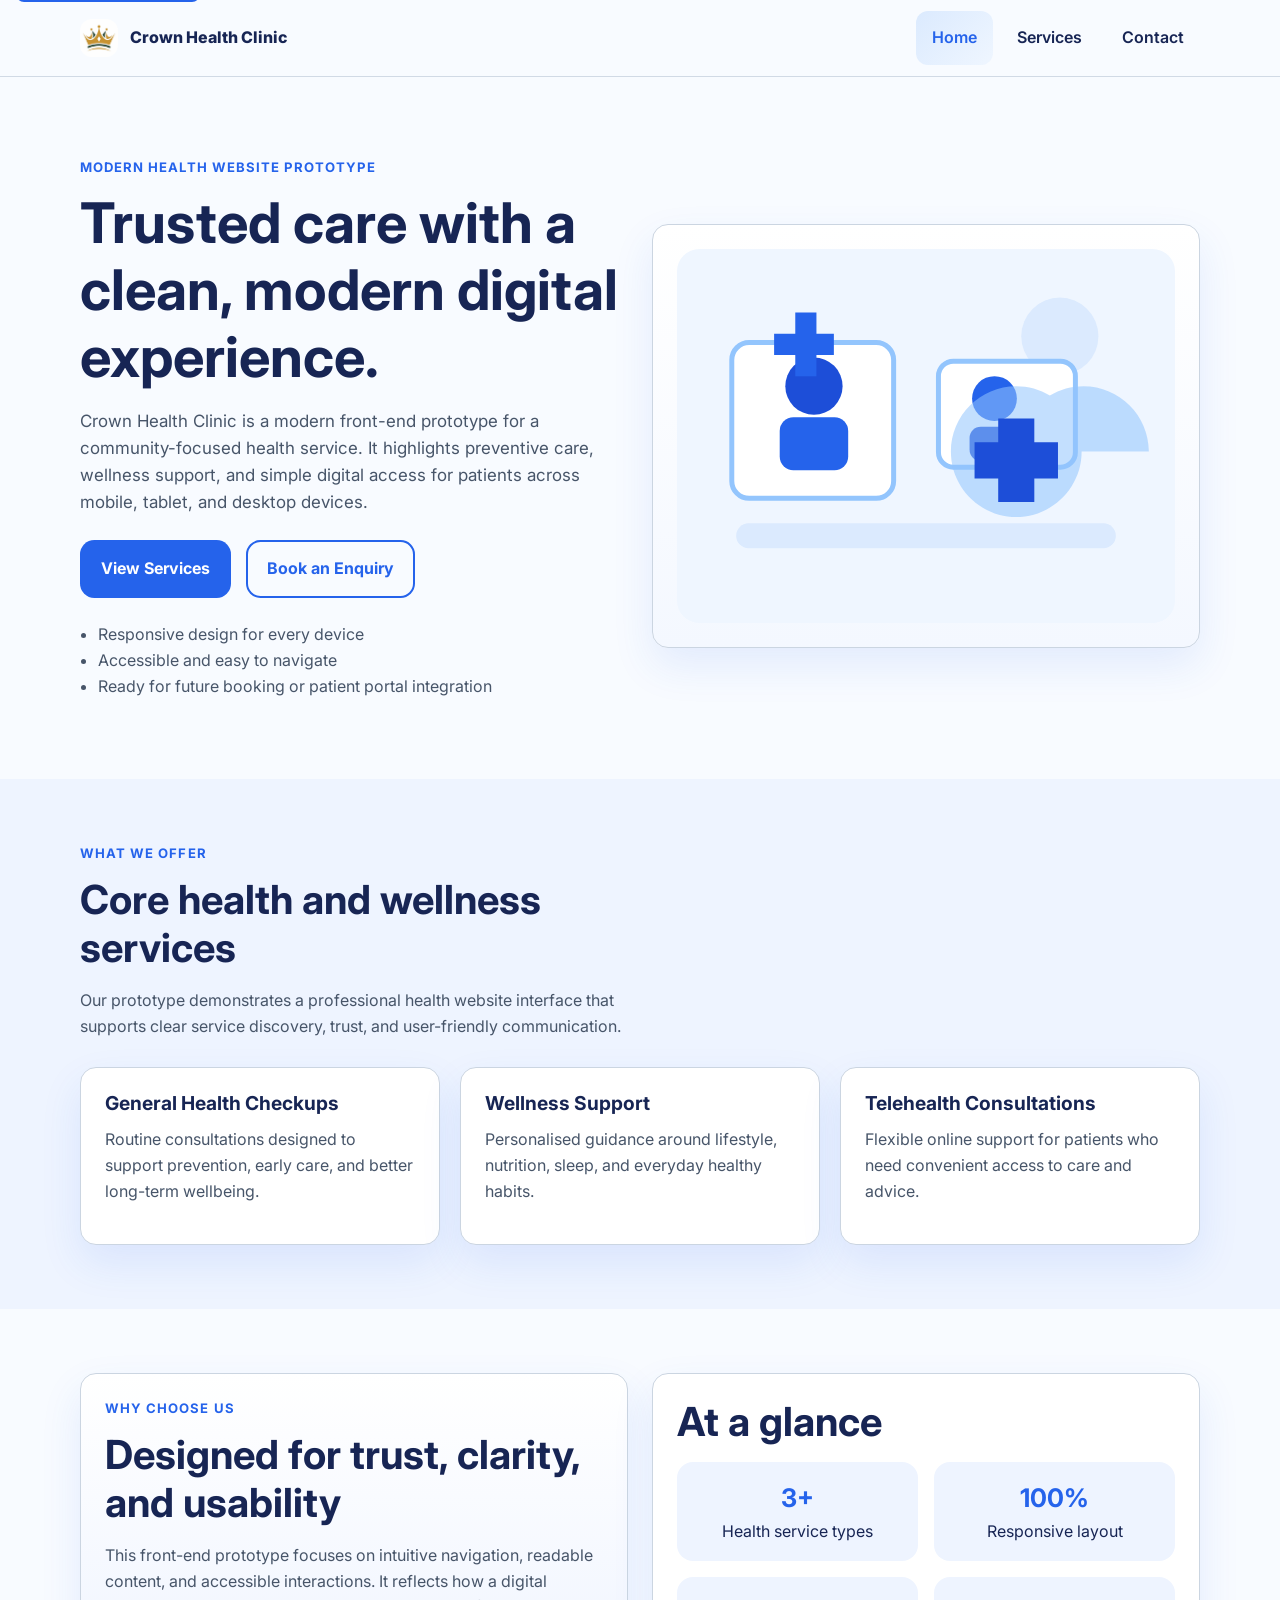
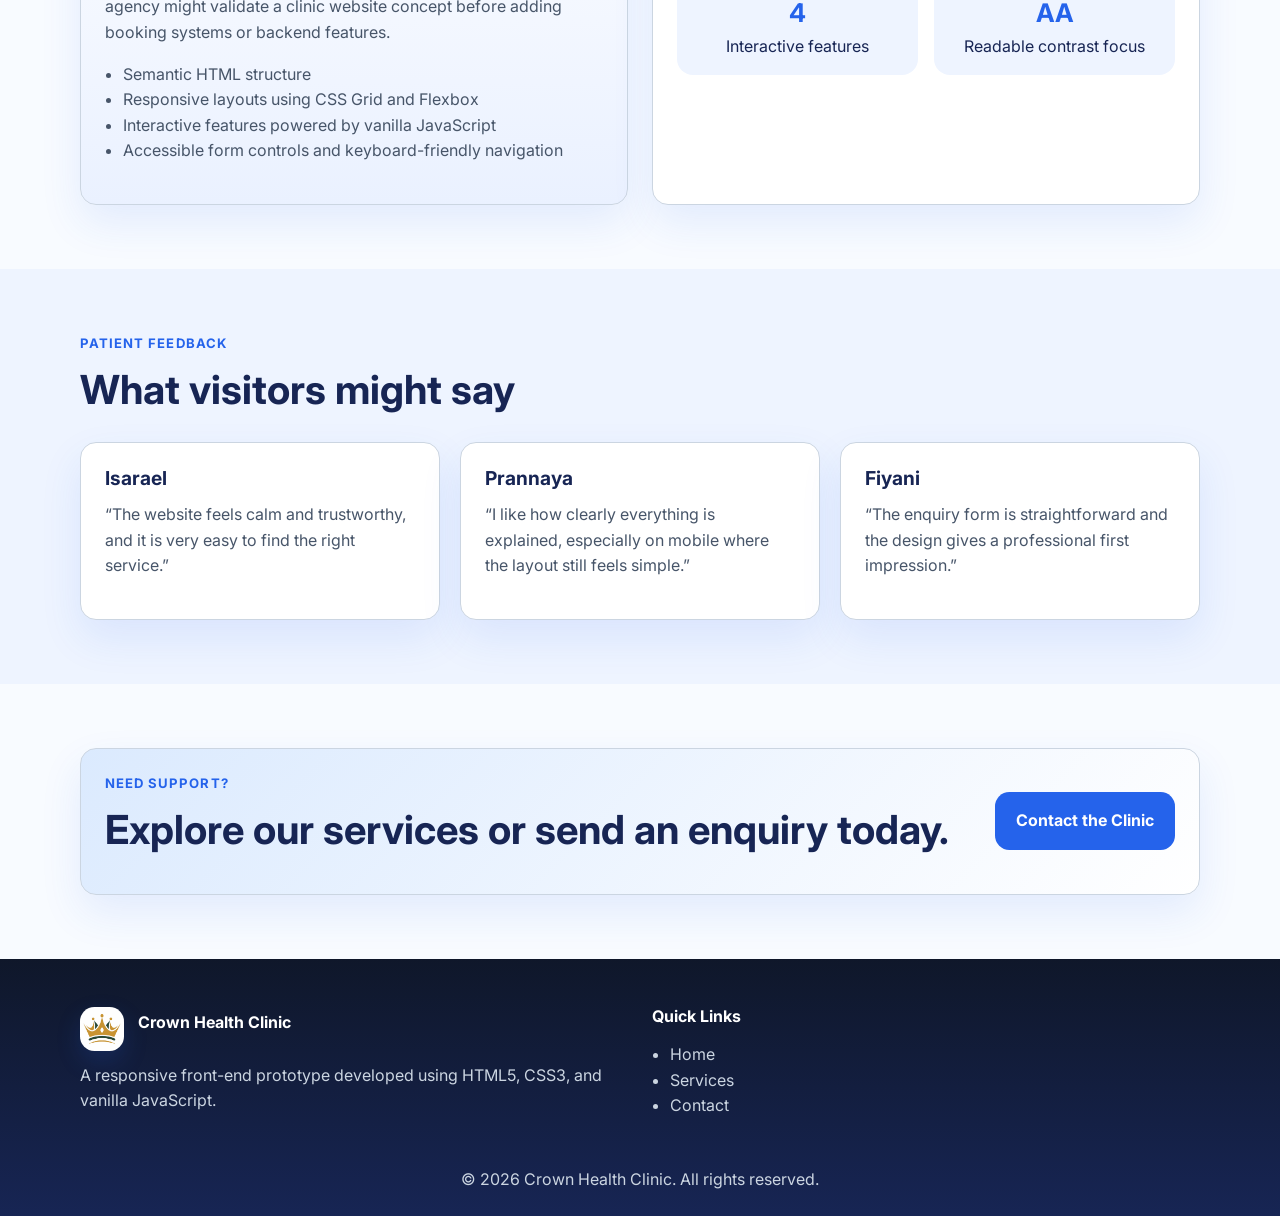
<file: index.html>
<!DOCTYPE html>
<html lang="en">
<head>
  <meta charset="UTF-8" />
  <meta name="viewport" content="width=device-width, initial-scale=1.0" />
  <meta name="description" content="Crown Health Clinic is a responsive front-end health website prototype focused on accessible care, wellness services, and future-ready digital experience." />
  <title>Crown Health Clinic | Home</title>
  <link rel="preconnect" href="https://fonts.googleapis.com">
  <link rel="preconnect" href="https://fonts.gstatic.com" crossorigin>
  <link href="https://fonts.googleapis.com/css2?family=Inter:wght@400;500;600;700;800&display=swap" rel="stylesheet">
  <link rel="stylesheet" href="css/style.css" />
  <script defer src="js/script.js"></script>
</head>
<body>
  <a class="skip-link" href="#main-content">Skip to main content</a>

  <header class="site-header">
    <div class="container nav-wrapper">
      <a class="logo" href="index.html" aria-label="Crown Health Clinic home">
        <img class="logo-image" src="images/crown-health-logo.png" alt="Crown Health Clinic logo" />
        <span>Crown Health Clinic</span>
      </a>

      <button class="nav-toggle" aria-expanded="false" aria-controls="site-nav" aria-label="Open navigation menu">
        <span></span>
        <span></span>
        <span></span>
      </button>

      <nav id="site-nav" class="site-nav" aria-label="Primary">
        <ul>
          <li><a class="active" href="index.html" aria-current="page">Home</a></li>
          <li><a href="services.html">Services</a></li>
          <li><a href="contact.html">Contact</a></li>
        </ul>
      </nav>
    </div>
  </header>

  <main id="main-content">
    <section class="hero section">
      <div class="container hero-grid">
        <div class="hero-copy">
          <p class="eyebrow">Modern health website prototype</p>
          <h1>Trusted care with a clean, modern digital experience.</h1>
          <p class="lead">Crown Health Clinic is a modern front-end prototype for a community-focused health service. It highlights preventive care, wellness support, and simple digital access for patients across mobile, tablet, and desktop devices.</p>
          <div class="hero-actions">
            <a class="button primary" href="services.html">View Services</a>
            <a class="button secondary" href="contact.html">Book an Enquiry</a>
          </div>
          <ul class="hero-points" aria-label="Key benefits">
            <li>Responsive design for every device</li>
            <li>Accessible and easy to navigate</li>
            <li>Ready for future booking or patient portal integration</li>
          </ul>
        </div>

        <div class="hero-visual card">
          <img src="images/hero-health.svg" alt="Illustration of a friendly health clinic with doctor, patient, heart icon, and wellness dashboard." />
        </div>
      </div>
    </section>

    <section class="section light-bg">
      <div class="container">
        <div class="section-heading">
          <p class="eyebrow">What we offer</p>
          <h2>Core health and wellness services</h2>
          <p>Our prototype demonstrates a professional health website interface that supports clear service discovery, trust, and user-friendly communication.</p>
        </div>

        <div class="card-grid three-col">
          <article class="card feature-card">
            <h3>General Health Checkups</h3>
            <p>Routine consultations designed to support prevention, early care, and better long-term wellbeing.</p>
          </article>
          <article class="card feature-card">
            <h3>Wellness Support</h3>
            <p>Personalised guidance around lifestyle, nutrition, sleep, and everyday healthy habits.</p>
          </article>
          <article class="card feature-card">
            <h3>Telehealth Consultations</h3>
            <p>Flexible online support for patients who need convenient access to care and advice.</p>
          </article>
        </div>
      </div>
    </section>

    <section class="section">
      <div class="container split-grid">
        <article class="card emphasis-card">
          <p class="eyebrow">Why choose us</p>
          <h2>Designed for trust, clarity, and usability</h2>
          <p>This front-end prototype focuses on intuitive navigation, readable content, and accessible interactions. It reflects how a digital agency might validate a clinic website concept before adding booking systems or backend features.</p>
          <ul class="check-list">
            <li>Semantic HTML structure</li>
            <li>Responsive layouts using CSS Grid and Flexbox</li>
            <li>Interactive features powered by vanilla JavaScript</li>
            <li>Accessible form controls and keyboard-friendly navigation</li>
          </ul>
        </article>

        <article class="card stats-card" aria-labelledby="impact-heading">
          <h2 id="impact-heading">At a glance</h2>
          <div class="stats-grid">
            <div>
              <strong>3+</strong>
              <span>Health service types</span>
            </div>
            <div>
              <strong>100%</strong>
              <span>Responsive layout</span>
            </div>
            <div>
              <strong>4</strong>
              <span>Interactive features</span>
            </div>
            <div>
              <strong>AA</strong>
              <span>Readable contrast focus</span>
            </div>
          </div>
        </article>
      </div>
    </section>

    <section class="section light-bg">
      <div class="container">
        <div class="section-heading">
          <p class="eyebrow">Patient feedback</p>
          <h2>What visitors might say</h2>
        </div>
        <div class="card-grid three-col">
          <article class="card testimonial-card">
            <h3>Isarael</h3>
            <p>“The website feels calm and trustworthy, and it is very easy to find the right service.”</p>
          </article>
          <article class="card testimonial-card">
            <h3>Prannaya</h3>
            <p>“I like how clearly everything is explained, especially on mobile where the layout still feels simple.”</p>
          </article>
          <article class="card testimonial-card">
            <h3>Fiyani</h3>
            <p>“The enquiry form is straightforward and the design gives a professional first impression.”</p>
          </article>
        </div>
      </div>
    </section>

    <section class="section cta-section">
      <div class="container card cta-card">
        <div>
          <p class="eyebrow">Need support?</p>
          <h2>Explore our services or send an enquiry today.</h2>
        </div>
        <a class="button primary" href="contact.html">Contact the Clinic</a>
      </div>
    </section>
  </main>

  <footer class="site-footer">
    <div class="container footer-grid">
      <div>
        <div class="footer-brand"><img class="footer-logo" src="images/crown-health-logo.png" alt="Crown Health Clinic logo" /><h2 class="footer-title">Crown Health Clinic</h2></div>
        <p>A responsive front-end prototype developed using HTML5, CSS3, and vanilla JavaScript.</p>
      </div>
      <div>
        <h2 class="footer-title">Quick Links</h2>
        <ul class="footer-links">
          <li><a href="index.html">Home</a></li>
          <li><a href="services.html">Services</a></li>
          <li><a href="contact.html">Contact</a></li>
        </ul>
      </div>
    </div>
    <p class="footer-bottom">© <span id="current-year"></span> Crown Health Clinic. All rights reserved.</p>
  </footer>
</body>
</html>
</file>
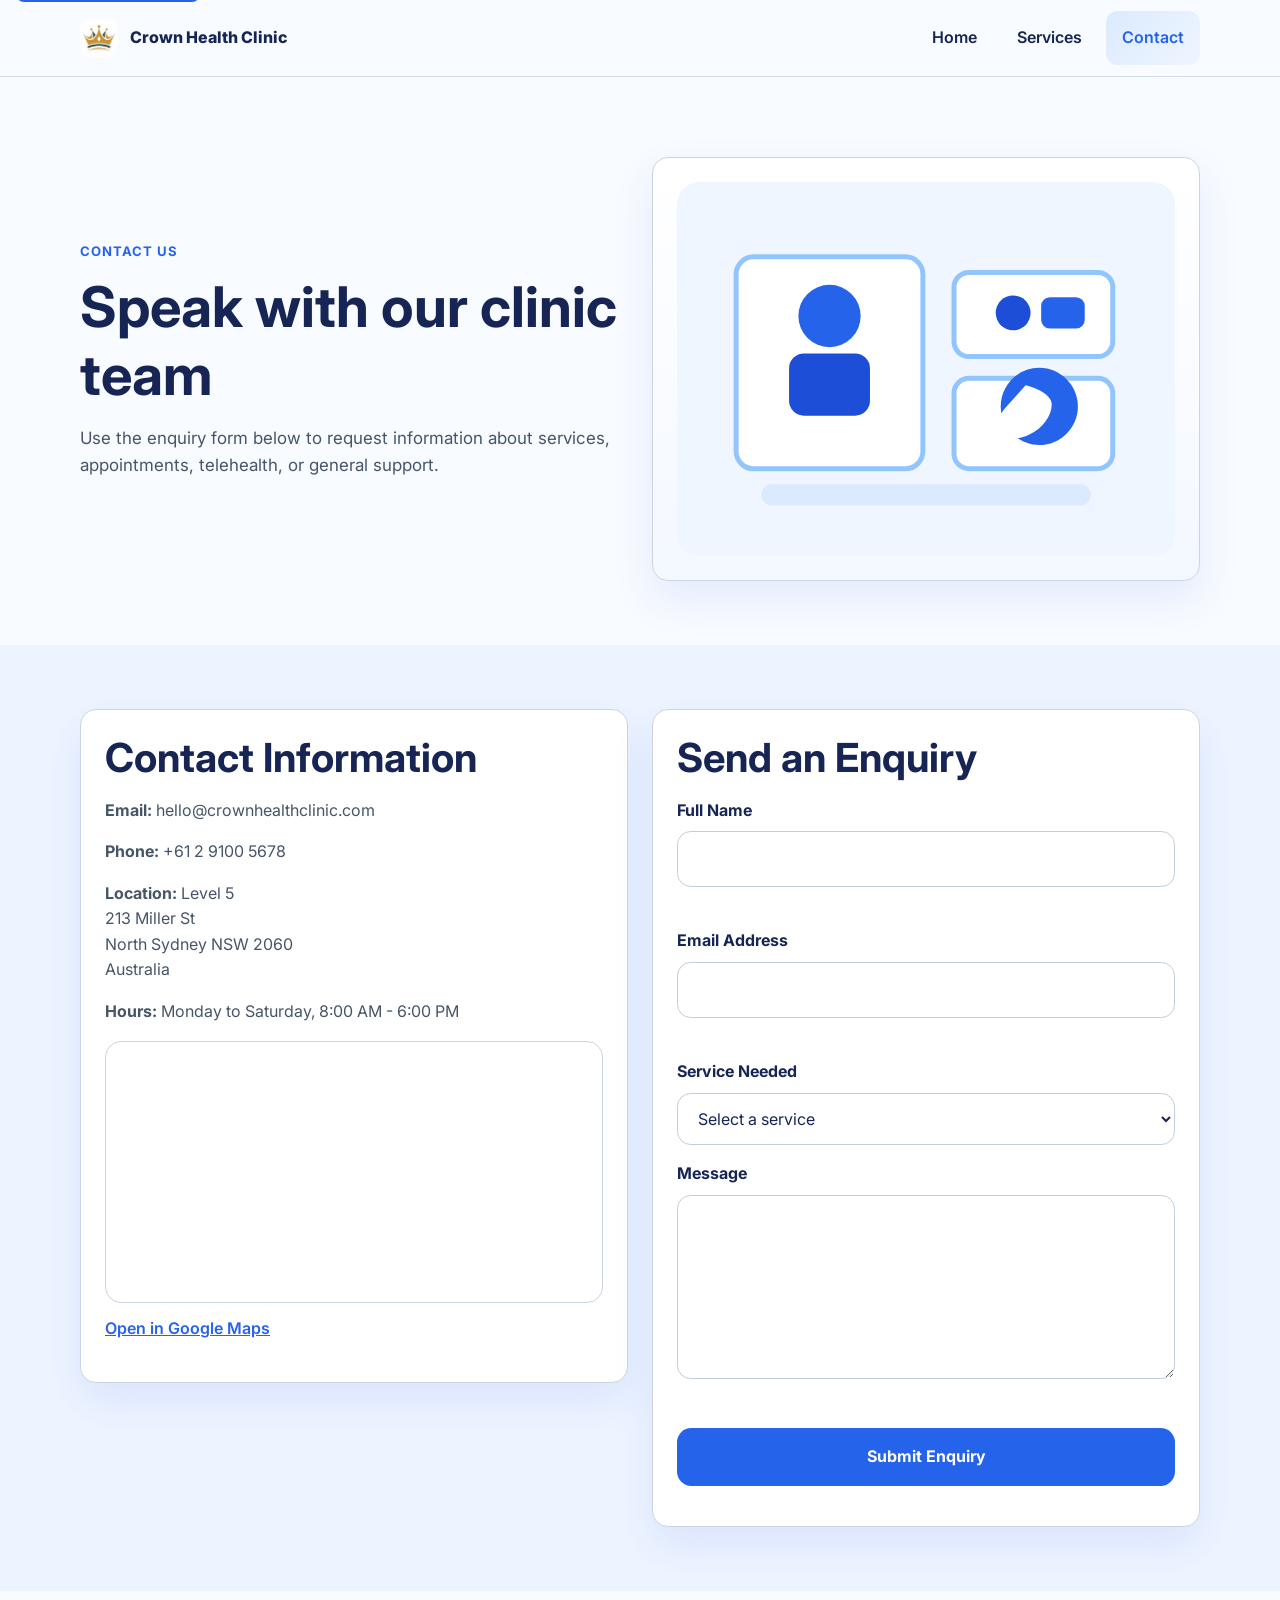
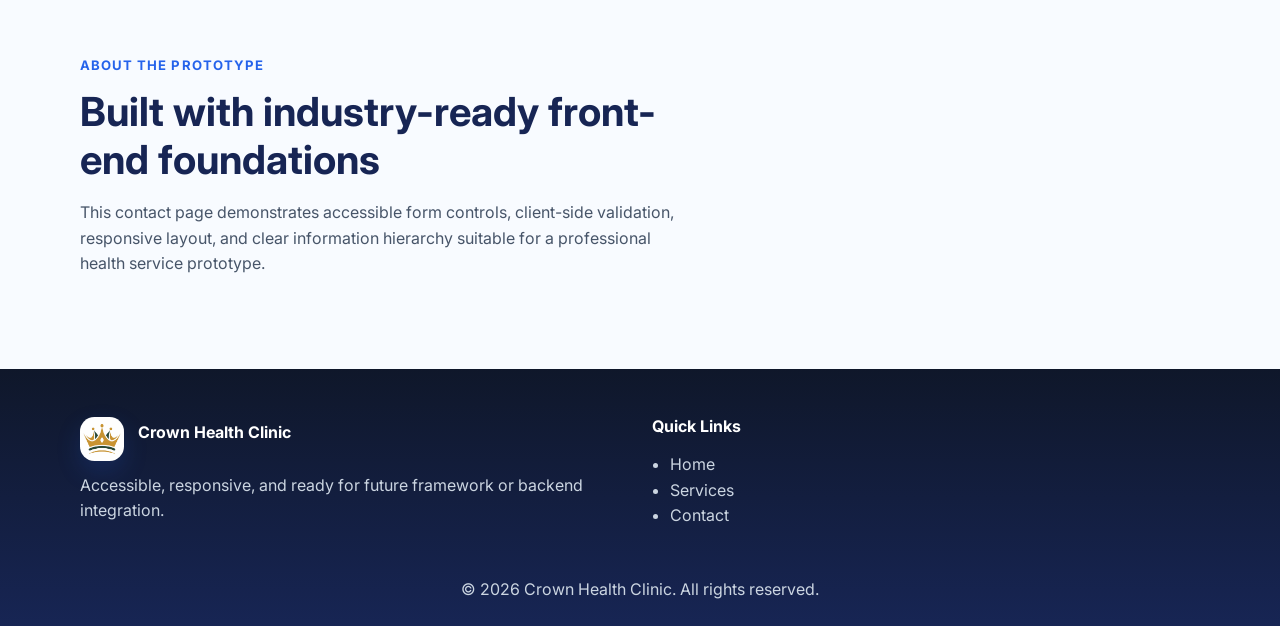
<file: contact.html>
<!DOCTYPE html>
<html lang="en">
<head>
  <meta charset="UTF-8" />
  <meta name="viewport" content="width=device-width, initial-scale=1.0" />
  <meta name="description" content="Contact Crown Health Clinic to ask about services, appointments, and care support options." />
  <title>Crown Health Clinic | Contact</title>
  <link rel="preconnect" href="https://fonts.googleapis.com">
  <link rel="preconnect" href="https://fonts.gstatic.com" crossorigin>
  <link href="https://fonts.googleapis.com/css2?family=Inter:wght@400;500;600;700;800&display=swap" rel="stylesheet">
  <link rel="stylesheet" href="css/style.css" />
  <script defer src="js/script.js"></script>
</head>
<body>
  <a class="skip-link" href="#main-content">Skip to main content</a>

  <header class="site-header">
    <div class="container nav-wrapper">
      <a class="logo" href="index.html" aria-label="Crown Health Clinic home">
        <img class="logo-image" src="images/crown-health-logo.png" alt="Crown Health Clinic logo" />
        <span>Crown Health Clinic</span>
      </a>

      <button class="nav-toggle" aria-expanded="false" aria-controls="site-nav" aria-label="Open navigation menu">
        <span></span>
        <span></span>
        <span></span>
      </button>

      <nav id="site-nav" class="site-nav" aria-label="Primary">
        <ul>
          <li><a href="index.html">Home</a></li>
          <li><a href="services.html">Services</a></li>
          <li><a class="active" href="contact.html" aria-current="page">Contact</a></li>
        </ul>
      </nav>
    </div>
  </header>

  <main id="main-content">
    <section class="section page-hero">
      <div class="container split-grid align-center">
        <div>
          <p class="eyebrow">Contact us</p>
          <h1>Speak with our clinic team</h1>
          <p class="lead">Use the enquiry form below to request information about services, appointments, telehealth, or general support.</p>
        </div>
        <div class="card image-card">
          <img src="images/contact-health.svg" alt="Illustration of a clinic contact page with doctor support, phone, message bubbles, and location icons." />
        </div>
      </div>
    </section>

    <section class="section light-bg">
      <div class="container contact-grid">
        <article class="card contact-details">
          <h2>Contact Information</h2>
          <p><strong>Email:</strong> hello@crownhealthclinic.com</p>
          <p><strong>Phone:</strong> +61 2 9100 5678</p>
          <p><strong>Location:</strong> Level 5<br>213 Miller St<br>North Sydney NSW 2060<br>Australia</p>
          <p><strong>Hours:</strong> Monday to Saturday, 8:00 AM - 6:00 PM</p>
          <div class="map-embed-wrapper">
            <iframe
              class="map-embed"
              title="Map showing Crown Health Clinic at Level 5, 213 Miller St, North Sydney NSW 2060, Australia"
              src="https://www.google.com/maps?q=Level%205%20213%20Miller%20St%20North%20Sydney%20NSW%202060%20Australia&output=embed"
              loading="lazy"
              referrerpolicy="no-referrer-when-downgrade"
              aria-label="Map showing Crown Health Clinic location in North Sydney"
            ></iframe>
          </div>
          <p class="map-link"><a href="https://www.google.com/maps/search/?api=1&query=Level%205%2C%20213%20Miller%20St%2C%20North%20Sydney%20NSW%202060%2C%20Australia" target="_blank" rel="noopener noreferrer">Open in Google Maps</a></p>
        </article>

        <article class="card form-card">
          <h2>Send an Enquiry</h2>
          <form id="contact-form" novalidate>
            <div class="form-group">
              <label for="name">Full Name</label>
              <input id="name" name="name" type="text" required aria-describedby="name-error" />
              <small id="name-error" class="error-message" aria-live="polite"></small>
            </div>

            <div class="form-group">
              <label for="email">Email Address</label>
              <input id="email" name="email" type="email" required aria-describedby="email-error" />
              <small id="email-error" class="error-message" aria-live="polite"></small>
            </div>

            <div class="form-group">
              <label for="course">Service Needed</label>
              <select id="course" name="course">
                <option value="">Select a service</option>
                <option value="health-check">Annual Health Assessment</option>
                <option value="telehealth">Telehealth Follow-Up</option>
                <option value="nutrition">Lifestyle and Nutrition Advice</option>
                <option value="care-plan">Care Plan Review</option>
              </select>
            </div>

            <div class="form-group">
              <label for="message">Message</label>
              <textarea id="message" name="message" rows="6" required aria-describedby="message-error"></textarea>
              <small id="message-error" class="error-message" aria-live="polite"></small>
            </div>

            <button class="button primary full-width" type="submit">Submit Enquiry</button>
            <p id="form-success" class="success-message" aria-live="polite"></p>
          </form>
        </article>
      </div>
    </section>

    <section class="section">
      <div class="container">
        <div class="section-heading">
          <p class="eyebrow">About the prototype</p>
          <h2>Built with industry-ready front-end foundations</h2>
          <p>This contact page demonstrates accessible form controls, client-side validation, responsive layout, and clear information hierarchy suitable for a professional health service prototype.</p>
        </div>
      </div>
    </section>
  </main>

  <footer class="site-footer">
    <div class="container footer-grid">
      <div>
        <div class="footer-brand"><img class="footer-logo" src="images/crown-health-logo.png" alt="Crown Health Clinic logo" /><h2 class="footer-title">Crown Health Clinic</h2></div>
        <p>Accessible, responsive, and ready for future framework or backend integration.</p>
      </div>
      <div>
        <h2 class="footer-title">Quick Links</h2>
        <ul class="footer-links">
          <li><a href="index.html">Home</a></li>
          <li><a href="services.html">Services</a></li>
          <li><a href="contact.html">Contact</a></li>
        </ul>
      </div>
    </div>
    <p class="footer-bottom">© <span id="current-year"></span> Crown Health Clinic. All rights reserved.</p>
  </footer>
</body>
</html>
</file>
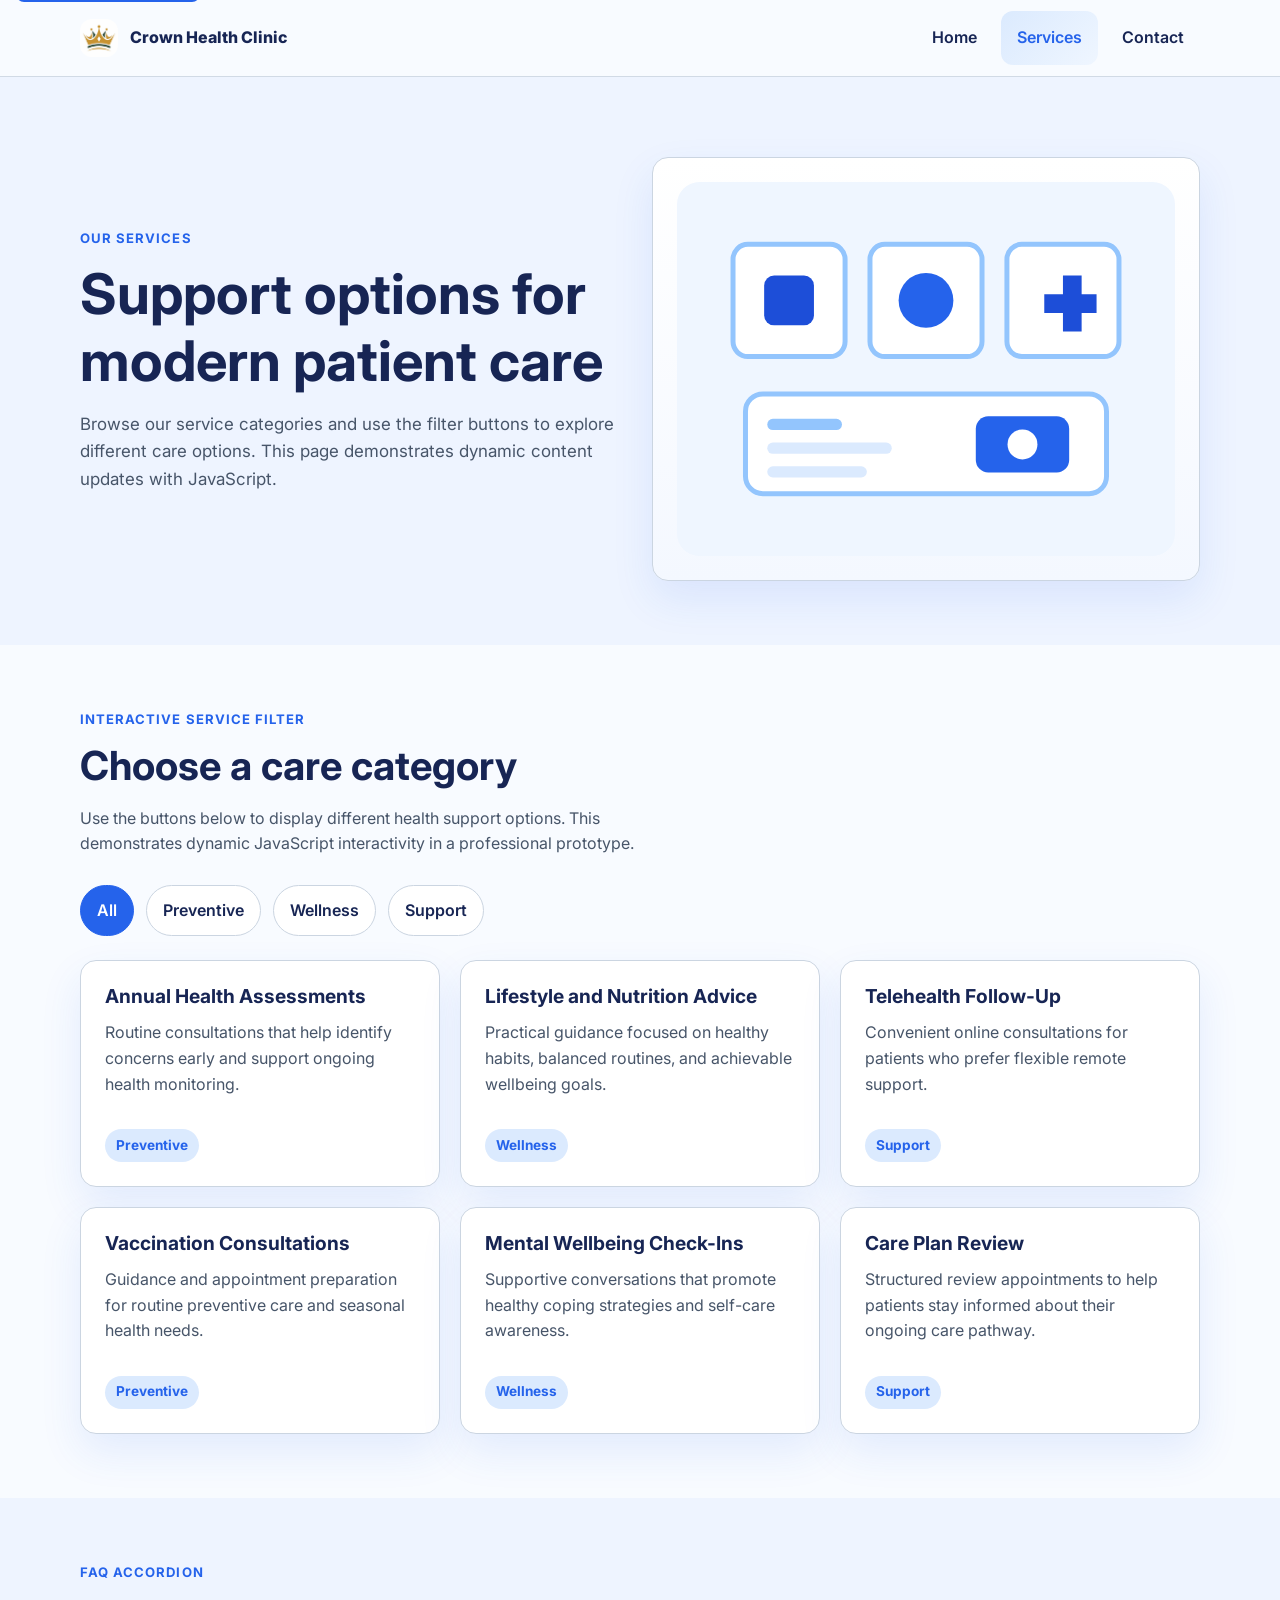
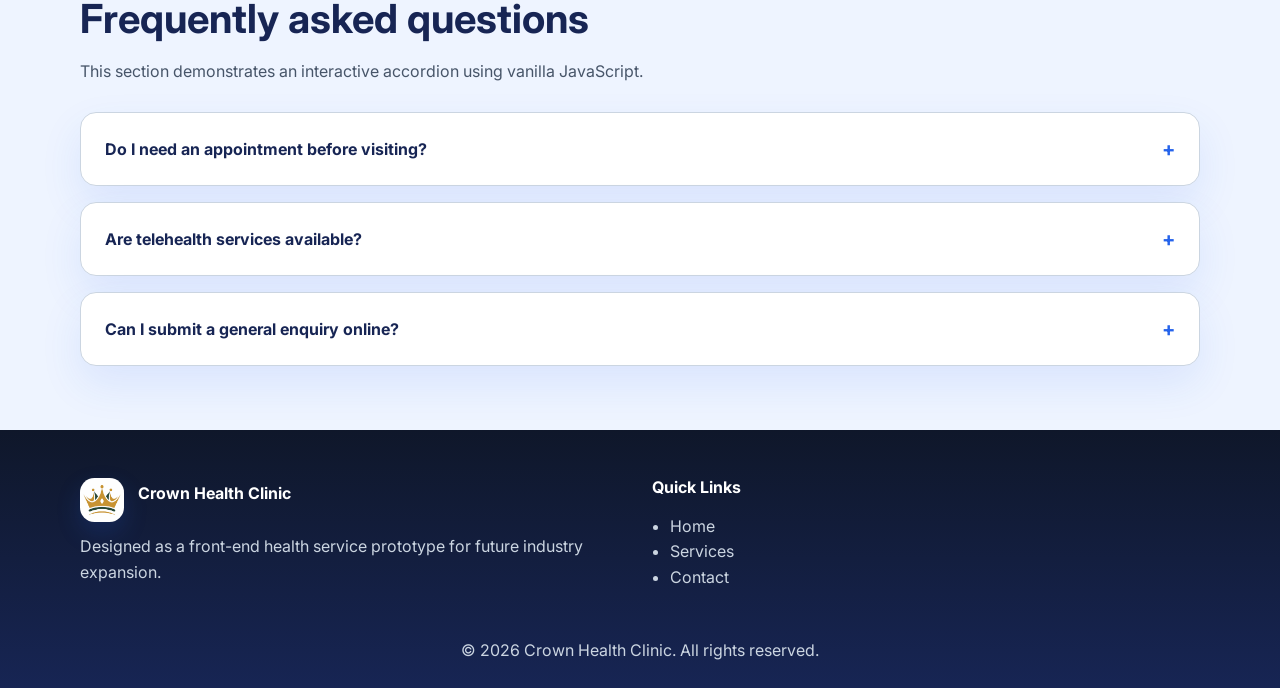
<file: services.html>
<!DOCTYPE html>
<html lang="en">
<head>
  <meta charset="UTF-8" />
  <meta name="viewport" content="width=device-width, initial-scale=1.0" />
  <meta name="description" content="Explore Crown Health Clinic services, care options, and frequently asked questions." />
  <title>Crown Health Clinic | Services</title>
  <link rel="preconnect" href="https://fonts.googleapis.com">
  <link rel="preconnect" href="https://fonts.gstatic.com" crossorigin>
  <link href="https://fonts.googleapis.com/css2?family=Inter:wght@400;500;600;700;800&display=swap" rel="stylesheet">
  <link rel="stylesheet" href="css/style.css" />
  <script defer src="js/script.js"></script>
</head>
<body>
  <a class="skip-link" href="#main-content">Skip to main content</a>

  <header class="site-header">
    <div class="container nav-wrapper">
      <a class="logo" href="index.html" aria-label="Crown Health Clinic home">
        <img class="logo-image" src="images/crown-health-logo.png" alt="Crown Health Clinic logo" />
        <span>Crown Health Clinic</span>
      </a>

      <button class="nav-toggle" aria-expanded="false" aria-controls="site-nav" aria-label="Open navigation menu">
        <span></span>
        <span></span>
        <span></span>
      </button>

      <nav id="site-nav" class="site-nav" aria-label="Primary">
        <ul>
          <li><a href="index.html">Home</a></li>
          <li><a class="active" href="services.html" aria-current="page">Services</a></li>
          <li><a href="contact.html">Contact</a></li>
        </ul>
      </nav>
    </div>
  </header>

  <main id="main-content">
    <section class="section page-hero light-bg">
      <div class="container split-grid align-center">
        <div>
          <p class="eyebrow">Our services</p>
          <h1>Support options for modern patient care</h1>
          <p class="lead">Browse our service categories and use the filter buttons to explore different care options. This page demonstrates dynamic content updates with JavaScript.</p>
        </div>
        <div class="card image-card">
          <img src="images/services-health.svg" alt="Illustration showing healthcare services, appointment icons, and wellness support." />
        </div>
      </div>
    </section>

    <section class="section">
      <div class="container">
        <div class="section-heading">
          <p class="eyebrow">Interactive service filter</p>
          <h2>Choose a care category</h2>
          <p>Use the buttons below to display different health support options. This demonstrates dynamic JavaScript interactivity in a professional prototype.</p>
        </div>

        <div class="filter-controls" role="group" aria-label="Filter services by category">
          <button class="filter-btn active" data-filter="all">All</button>
          <button class="filter-btn" data-filter="preventive">Preventive</button>
          <button class="filter-btn" data-filter="wellness">Wellness</button>
          <button class="filter-btn" data-filter="support">Support</button>
        </div>

        <div class="card-grid three-col course-grid">
          <article class="card course-card" data-category="preventive">
            <h3>Annual Health Assessments</h3>
            <p>Routine consultations that help identify concerns early and support ongoing health monitoring.</p>
            <span class="pill">Preventive</span>
          </article>
          <article class="card course-card" data-category="wellness">
            <h3>Lifestyle and Nutrition Advice</h3>
            <p>Practical guidance focused on healthy habits, balanced routines, and achievable wellbeing goals.</p>
            <span class="pill">Wellness</span>
          </article>
          <article class="card course-card" data-category="support">
            <h3>Telehealth Follow-Up</h3>
            <p>Convenient online consultations for patients who prefer flexible remote support.</p>
            <span class="pill">Support</span>
          </article>
          <article class="card course-card" data-category="preventive">
            <h3>Vaccination Consultations</h3>
            <p>Guidance and appointment preparation for routine preventive care and seasonal health needs.</p>
            <span class="pill">Preventive</span>
          </article>
          <article class="card course-card" data-category="wellness">
            <h3>Mental Wellbeing Check-Ins</h3>
            <p>Supportive conversations that promote healthy coping strategies and self-care awareness.</p>
            <span class="pill">Wellness</span>
          </article>
          <article class="card course-card" data-category="support">
            <h3>Care Plan Review</h3>
            <p>Structured review appointments to help patients stay informed about their ongoing care pathway.</p>
            <span class="pill">Support</span>
          </article>
        </div>
      </div>
    </section>

    <section class="section light-bg">
      <div class="container">
        <div class="section-heading">
          <p class="eyebrow">FAQ accordion</p>
          <h2>Frequently asked questions</h2>
          <p>This section demonstrates an interactive accordion using vanilla JavaScript.</p>
        </div>

        <div class="faq-list">
          <article class="faq-item card">
            <button class="faq-question" aria-expanded="false">
              <span>Do I need an appointment before visiting?</span>
              <span class="faq-icon" aria-hidden="true">+</span>
            </button>
            <div class="faq-answer" hidden>
              <p>This prototype suggests appointments are recommended so patients can receive timely support and reduce waiting times.</p>
            </div>
          </article>

          <article class="faq-item card">
            <button class="faq-question" aria-expanded="false">
              <span>Are telehealth services available?</span>
              <span class="faq-icon" aria-hidden="true">+</span>
            </button>
            <div class="faq-answer" hidden>
              <p>Yes. Telehealth is presented as a convenient option for selected consultations and follow-up care.</p>
            </div>
          </article>

          <article class="faq-item card">
            <button class="faq-question" aria-expanded="false">
              <span>Can I submit a general enquiry online?</span>
              <span class="faq-icon" aria-hidden="true">+</span>
            </button>
            <div class="faq-answer" hidden>
              <p>Yes. The contact page includes a validated enquiry form so visitors can request service information or assistance.</p>
            </div>
          </article>
        </div>
      </div>
    </section>
  </main>

  <footer class="site-footer">
    <div class="container footer-grid">
      <div>
        <div class="footer-brand"><img class="footer-logo" src="images/crown-health-logo.png" alt="Crown Health Clinic logo" /><h2 class="footer-title">Crown Health Clinic</h2></div>
        <p>Designed as a front-end health service prototype for future industry expansion.</p>
      </div>
      <div>
        <h2 class="footer-title">Quick Links</h2>
        <ul class="footer-links">
          <li><a href="index.html">Home</a></li>
          <li><a href="services.html">Services</a></li>
          <li><a href="contact.html">Contact</a></li>
        </ul>
      </div>
    </div>
    <p class="footer-bottom">© <span id="current-year"></span> Crown Health Clinic. All rights reserved.</p>
  </footer>
</body>
</html>
</file>
<file: css/style.css>
:root {
  --bg: #f8fbff;
  --surface: #eef4ff;
  --surface-strong: #dbeafe;
  --text: #172554;
  --muted: #475569;
  --primary: #2563eb;
  --primary-dark: #1d4ed8;
  --border: #cbd5e1;
  --success: #15803d;
  --error: #b91c1c;
  --shadow: 0 18px 42px rgba(37, 99, 235, 0.10);
  --radius: 1rem;
  --max-width: 1120px;
}

* {
  box-sizing: border-box;
}

html {
  scroll-behavior: smooth;
}

body {
  margin: 0;
  font-family: 'Inter', system-ui, -apple-system, BlinkMacSystemFont, 'Segoe UI', sans-serif;
  background: var(--bg);
  color: var(--text);
  line-height: 1.6;
}

img {
  max-width: 100%;
  display: block;
}

a {
  color: inherit;
  text-decoration: none;
}

button,
input,
select,
textarea {
  font: inherit;
}

button {
  cursor: pointer;
}

.container {
  width: min(calc(100% - 2rem), var(--max-width));
  margin: 0 auto;
}

.section {
  padding: 4rem 0;
}

.light-bg {
  background: var(--surface);
}

.eyebrow {
  color: var(--primary);
  font-weight: 700;
  text-transform: uppercase;
  letter-spacing: 0.08em;
  font-size: 0.82rem;
  margin-bottom: 0.75rem;
}

h1,
h2,
h3 {
  line-height: 1.2;
  margin-top: 0;
}

h1 {
  font-size: clamp(2rem, 5vw, 3.5rem);
  margin-bottom: 1rem;
}

h2 {
  font-size: clamp(1.6rem, 3.5vw, 2.5rem);
  margin-bottom: 1rem;
}

h3 {
  font-size: 1.2rem;
  margin-bottom: 0.75rem;
}

p {
  margin-top: 0;
  color: var(--muted);
}

.lead {
  font-size: 1.06rem;
  max-width: 60ch;
}

.skip-link {
  position: absolute;
  left: 1rem;
  top: -3rem;
  background: var(--primary);
  color: #fff;
  padding: 0.75rem 1rem;
  border-radius: 0.5rem;
  z-index: 1000;
}

.skip-link:focus {
  top: 1rem;
}

.site-header {
  position: sticky;
  top: 0;
  z-index: 50;
  background: rgba(248, 251, 255, 0.94);
  backdrop-filter: blur(12px);
  border-bottom: 1px solid rgba(203, 213, 225, 0.85);
}

.nav-wrapper {
  display: flex;
  align-items: center;
  justify-content: space-between;
  min-height: 4.75rem;
  gap: 1rem;
}

.logo {
  display: inline-flex;
  align-items: center;
  gap: 0.75rem;
  font-weight: 800;
}

.logo-mark {
  width: 2.25rem;
  height: 2.25rem;
  border-radius: 0.75rem;
  display: grid;
  place-items: center;
  background: linear-gradient(135deg, var(--primary), #7c3aed);
  color: #fff;
}

.logo-image {
  width: 2.4rem;
  height: 2.4rem;
  border-radius: 0.75rem;
  object-fit: cover;
  display: block;
}

.nav-toggle {
  width: 3rem;
  height: 3rem;
  border: 1px solid var(--border);
  border-radius: 0.9rem;
  background: #ffffff;
  display: inline-flex;
  flex-direction: column;
  justify-content: center;
  gap: 0.3rem;
  padding: 0.7rem;
}

.nav-toggle span {
  display: block;
  height: 2px;
  width: 100%;
  background: var(--text);
  border-radius: 999px;
}

.site-nav {
  position: absolute;
  inset: calc(100% + 0.5rem) 1rem auto 1rem;
  background: #ffffff;
  border: 1px solid var(--border);
  border-radius: 1rem;
  box-shadow: var(--shadow);
  padding: 1rem;
  display: none;
}

.site-nav.open {
  display: block;
}

.site-nav ul {
  list-style: none;
  padding: 0;
  margin: 0;
  display: flex;
  flex-direction: column;
  gap: 0.5rem;
}

.site-nav a {
  display: block;
  padding: 0.9rem 1rem;
  border-radius: 0.75rem;
  font-weight: 600;
}

.site-nav a:hover,
.site-nav a:focus-visible,
.site-nav a.active {
  background: var(--surface-strong);
  color: var(--primary);
}

.hero {
  padding-top: 5rem;
}

.hero-grid,
.split-grid,
.contact-grid,
.footer-grid {
  display: grid;
  gap: 1.5rem;
}

.hero-copy,
.hero-visual,
.image-card {
  align-self: center;
}

.hero-actions {
  display: flex;
  flex-wrap: wrap;
  gap: 0.9rem;
  margin: 1.5rem 0;
}

.button {
  display: inline-flex;
  align-items: center;
  justify-content: center;
  gap: 0.5rem;
  min-height: 3rem;
  padding: 0.9rem 1.2rem;
  border-radius: 0.9rem;
  font-weight: 700;
  border: 2px solid transparent;
  transition: transform 0.2s ease, background-color 0.2s ease, border-color 0.2s ease;
}

.button:hover,
.button:focus-visible {
  transform: translateY(-1px);
}

.button.primary {
  background: var(--primary);
  color: #fff;
}

.button.primary:hover,
.button.primary:focus-visible {
  background: var(--primary-dark);
}

.button.secondary {
  background: transparent;
  color: var(--primary);
  border-color: var(--primary);
}

.full-width {
  width: 100%;
}

.hero-points,
.check-list,
.footer-links {
  padding-left: 1.1rem;
  color: var(--muted);
}

.card-grid {
  display: grid;
  gap: 1.25rem;
}

.card {
  background: #ffffff;
  border: 1px solid var(--border);
  border-radius: var(--radius);
  padding: 1.5rem;
  box-shadow: var(--shadow);
}

.feature-card,
.course-card,
.testimonial-card {
  height: 100%;
}

.emphasis-card {
  background: linear-gradient(180deg, #ffffff 0%, #eaf1ff 100%);
}

.stats-grid {
  display: grid;
  grid-template-columns: repeat(2, minmax(0, 1fr));
  gap: 1rem;
}

.stats-grid div {
  background: var(--surface);
  border-radius: 1rem;
  padding: 1rem;
  text-align: center;
}

.stats-grid strong {
  display: block;
  font-size: 1.6rem;
  color: var(--primary);
}

.section-heading {
  margin-bottom: 1.75rem;
  max-width: 60ch;
}

.cta-card {
  display: flex;
  flex-direction: column;
  gap: 1rem;
  align-items: flex-start;
  background: linear-gradient(135deg, #dbeafe, #ffffff);
}

.page-hero {
  padding-top: 5rem;
}

.align-center {
  align-items: center;
}

.filter-controls {
  display: flex;
  flex-wrap: wrap;
  gap: 0.75rem;
  margin-bottom: 1.5rem;
}

.filter-btn {
  border: 1px solid var(--border);
  background: #ffffff;
  color: var(--text);
  border-radius: 999px;
  padding: 0.75rem 1rem;
  font-weight: 600;
}

.filter-btn.active,
.filter-btn:hover,
.filter-btn:focus-visible {
  background: var(--primary);
  color: #fff;
  border-color: var(--primary);
}

.hidden-course {
  display: none;
}

.pill {
  display: inline-block;
  margin-top: 1rem;
  padding: 0.35rem 0.7rem;
  border-radius: 999px;
  background: var(--surface-strong);
  color: var(--primary);
  font-size: 0.85rem;
  font-weight: 700;
}

.faq-list {
  display: grid;
  gap: 1rem;
}

.faq-item {
  padding: 0;
  overflow: hidden;
}

.faq-question {
  width: 100%;
  background: transparent;
  border: none;
  padding: 1.25rem 1.5rem;
  display: flex;
  justify-content: space-between;
  align-items: center;
  text-align: left;
  font-weight: 700;
  color: var(--text);
}

.faq-answer {
  padding: 0 1.5rem 1.25rem;
}

.faq-icon {
  font-size: 1.25rem;
  color: var(--primary);
}

.contact-grid {
  align-items: start;
}

.map-embed-wrapper {
  margin-top: 1rem;
  border-radius: 1rem;
  overflow: hidden;
  border: 1px solid var(--border);
  background: #ffffff;
}

.map-embed {
  display: block;
  width: 100%;
  min-height: 260px;
  border: 0;
}

.map-link {
  margin-top: 0.85rem;
  font-weight: 600;
}

.map-link a {
  color: var(--primary);
  text-decoration: underline;
}

.map-link a:hover,
.map-link a:focus-visible {
  color: var(--primary-dark);
}

.form-group {
  margin-bottom: 1rem;
}

label {
  display: inline-block;
  font-weight: 700;
  margin-bottom: 0.5rem;
}

input,
select,
textarea {
  width: 100%;
  padding: 0.9rem 1rem;
  border-radius: 0.85rem;
  border: 1px solid #bfcddd;
  background: #ffffff;
  color: var(--text);
}

input:focus-visible,
select:focus-visible,
textarea:focus-visible,
button:focus-visible,
a:focus-visible {
  outline: 3px solid rgba(37, 99, 235, 0.28);
  outline-offset: 3px;
}

.input-error {
  border-color: var(--error);
}

.error-message {
  display: block;
  min-height: 1.2rem;
  margin-top: 0.35rem;
  color: var(--error);
}

.success-message {
  margin-top: 1rem;
  color: var(--success);
  font-weight: 700;
}

.site-footer {
  padding: 3rem 0 1.5rem;
  background: linear-gradient(180deg, #0f172a 0%, #172554 100%);
  color: #e2e8f0;
}

.site-footer p,
.site-footer a,
.site-footer li {
  color: #cbd5e1;
}

.footer-title {
  font-size: 1rem;
  margin-bottom: 0.8rem;
  color: #fff;
}

.footer-bottom {
  text-align: center;
  margin: 2rem 0 0;
  padding: 0 1rem;
}

@media (min-width: 700px) {
  .hero-grid,
  .split-grid,
  .contact-grid,
  .footer-grid {
    grid-template-columns: repeat(2, minmax(0, 1fr));
  }

  .card-grid.three-col {
    grid-template-columns: repeat(2, minmax(0, 1fr));
  }

  .cta-card {
    flex-direction: row;
    justify-content: space-between;
    align-items: center;
  }
}

@media (min-width: 900px) {
  .nav-toggle {
    display: none;
  }

  .site-nav {
    position: static;
    inset: auto;
    display: block;
    border: none;
    box-shadow: none;
    padding: 0;
    background: transparent;
  }

  .site-nav ul {
    flex-direction: row;
    align-items: center;
  }

  .card-grid.three-col {
    grid-template-columns: repeat(3, minmax(0, 1fr));
  }
}


.footer-brand {
  display: flex;
  align-items: center;
  gap: 0.85rem;
  margin-bottom: 0.75rem;
}

.footer-logo {
  width: 2.75rem;
  height: 2.75rem;
  border-radius: 0.9rem;
  object-fit: cover;
  display: block;
}


.hero-visual.card, .image-card {
  background: linear-gradient(180deg, #ffffff 0%, #f4f8ff 100%);
}

.feature-card, .course-card, .testimonial-card, .stats-grid div, .faq-item, .contact-grid .card {
  transition: transform 0.2s ease, box-shadow 0.2s ease, border-color 0.2s ease;
}

.feature-card:hover, .course-card:hover, .testimonial-card:hover, .faq-item:hover, .contact-grid .card:hover {
  transform: translateY(-3px);
  box-shadow: 0 20px 44px rgba(37, 99, 235, 0.14);
  border-color: #bfdbfe;
}

.button.secondary:hover,
.button.secondary:focus-visible {
  background: var(--surface-strong);
}

.site-nav a:hover,
.site-nav a:focus-visible,
.site-nav a.active {
  background: linear-gradient(135deg, #dbeafe, #eff6ff);
  color: var(--primary);
}

.footer-logo {
  box-shadow: 0 10px 24px rgba(37, 99, 235, 0.18);
}
</file>
